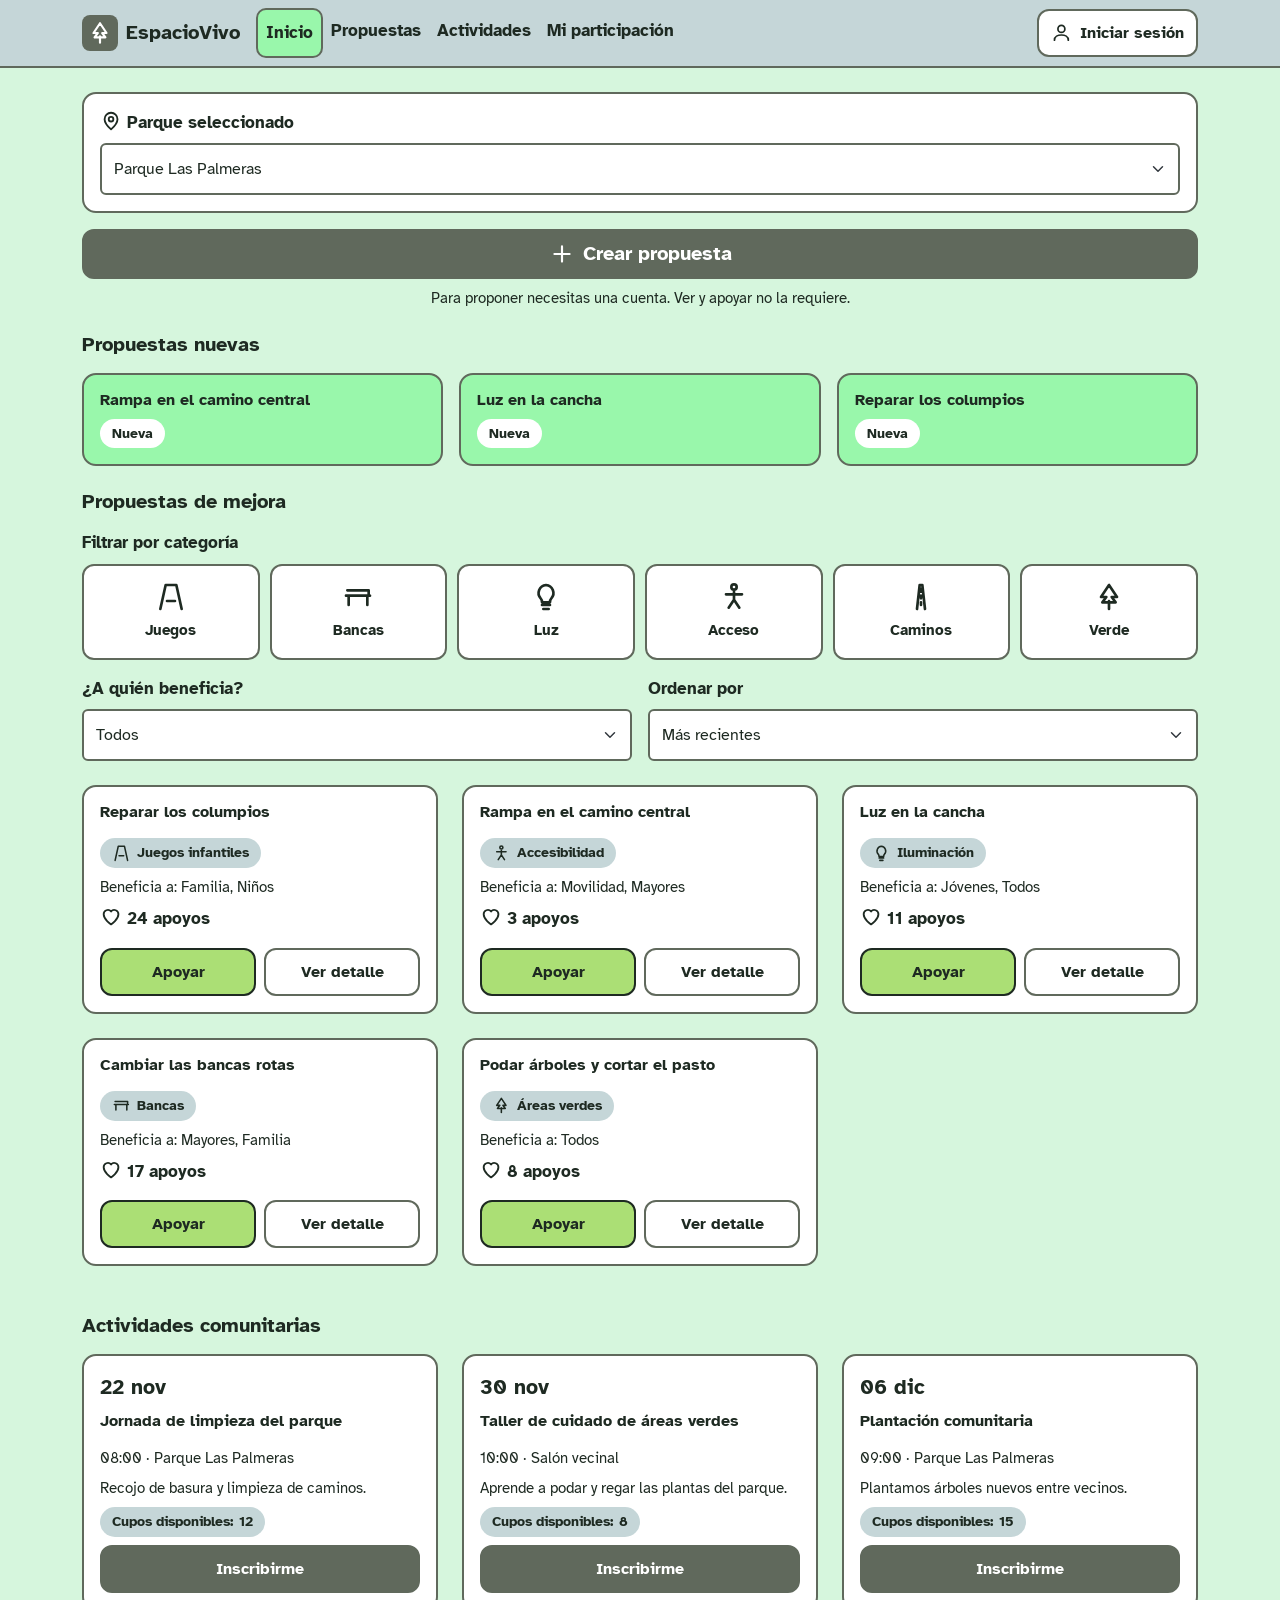
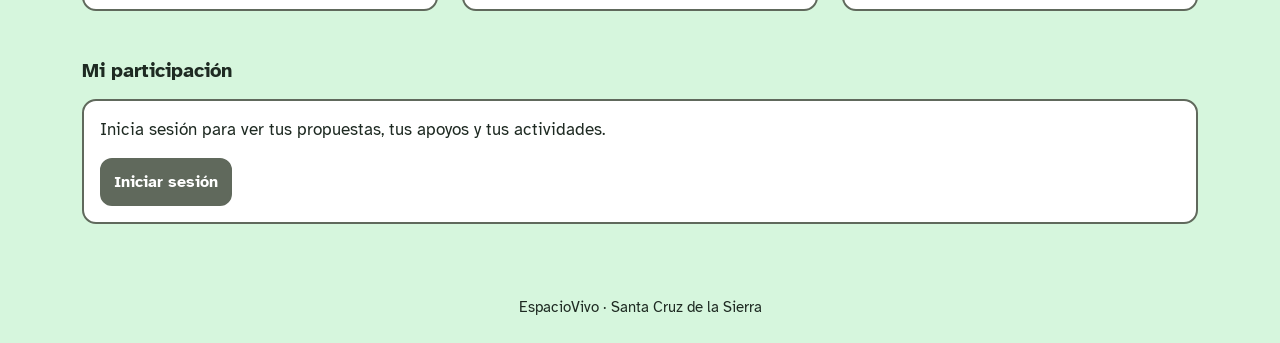
<file: index.html>
<!DOCTYPE html>
<html lang="es">

<head>
    <meta charset="UTF-8">
    <meta name="viewport" content="width=device-width, initial-scale=1.0">
    <title>EspacioVivo | Parques y comunidad</title>
    <!-- Bootstrap 5 por CDN -->
    <link href="https://cdn.jsdelivr.net/npm/bootstrap@5.3.9/dist/css/bootstrap.min.css" rel="stylesheet"
        integrity="sha384-yEPZ7jP9S0QKiUQ0m3jjsO4ProIW7wvR9gXkI7JOGa2XVsw53Yke2bsdkBbjmmiX" crossorigin="anonymous">
    <!-- Tipografía pensada para leer fácil -->
    <link href="https://fonts.googleapis.com/css2?family=Atkinson+Hyperlegible:wght@400;700&display=swap" rel="stylesheet">
    <!-- Nuestra hoja de estilos -->
    <link rel="stylesheet" href="./css/styles.css">
</head>

<body>
    <!-- ICONOS SVG: se definen una vez y se usan con <use href="#i-nombre"> -->
    <svg width="0" height="0" style="position:absolute" aria-hidden="true">
        <symbol id="i-juegos" viewBox="0 0 24 24"><path d="M4 21 8 3h8l4 18M9 15h6" /></symbol>
        <symbol id="i-bancas" viewBox="0 0 24 24"><path d="M3 11h18M5 11v7M19 11v7M4 7h16v4" /></symbol>
        <symbol id="i-luz" viewBox="0 0 24 24"><path d="M9 18h6M10 21h4M12 3a6 6 0 0 0-4 10c1 1 1 2 1 3h6c0-1 0-2 1-3a6 6 0 0 0-4-10z" /></symbol>
        <symbol id="i-acceso" viewBox="0 0 24 24"><circle cx="12" cy="4.5" r="2" /><path d="M12 8v6l4 6M12 14l-4 6M6 10h12" /></symbol>
        <symbol id="i-caminos" viewBox="0 0 24 24"><path d="M9 21 11 3h2l2 18M12 6v2M12 11v2M12 16v2" /></symbol>
        <symbol id="i-verde" viewBox="0 0 24 24"><path d="M12 21v-6M12 3 6 12h4l-3 4h10l-3-4h4z" /></symbol>
        <symbol id="i-familia" viewBox="0 0 24 24"><circle cx="8" cy="6" r="2" /><circle cx="16" cy="6" r="2" /><path d="M4 20v-6a4 4 0 0 1 8 0v6M12 20v-6a4 4 0 0 1 8 0v6" /></symbol>
        <symbol id="i-mayores" viewBox="0 0 24 24"><circle cx="10" cy="5" r="2" /><path d="M10 8v7M10 15l-2 6M10 15l2 6M10 10l5 1v10" /></symbol>
        <symbol id="i-movilidad" viewBox="0 0 24 24"><circle cx="10" cy="4" r="2" /><path d="M10 7v6h5l3 5M8 10h5M7 14a5 5 0 1 0 7 6" /></symbol>
        <symbol id="i-jovenes" viewBox="0 0 24 24"><circle cx="12" cy="5" r="2" /><path d="M12 8v6M7 11l5-1 5 1M12 14l-3 7M12 14l3 7" /></symbol>
        <symbol id="i-ninos" viewBox="0 0 24 24"><circle cx="12" cy="6" r="2.5" /><path d="M8 21v-7a4 4 0 0 1 8 0v7M12 14v7" /></symbol>
        <symbol id="i-todos" viewBox="0 0 24 24"><circle cx="12" cy="12" r="9" /><path d="M3 12h18M12 3c3 3 3 15 0 18M12 3c-3 3-3 15 0 18" /></symbol>
        <symbol id="i-corazon" viewBox="0 0 24 24"><path d="M12 20s-8-5-8-11a4.5 4.5 0 0 1 8-3 4.5 4.5 0 0 1 8 3c0 6-8 11-8 11z" /></symbol>
        <symbol id="i-mas" viewBox="0 0 24 24"><path d="M12 5v14M5 12h14" /></symbol>
        <symbol id="i-pin" viewBox="0 0 24 24"><path d="M12 21s7-6 7-11a7 7 0 0 0-14 0c0 5 7 11 7 11z" /><circle cx="12" cy="10" r="2.5" /></symbol>
        <symbol id="i-usuario" viewBox="0 0 24 24"><circle cx="12" cy="8" r="4" /><path d="M4 21c0-4 4-6 8-6s8 2 8 6" /></symbol>
        <symbol id="i-check" viewBox="0 0 24 24"><path d="m5 12 5 5 9-10" /></symbol>
    </svg>

    <!-- BARRA DE NAVEGACIÓN -->
    <nav class="navbar navbar-expand-lg navbar-espacio sticky-top">
        <div class="container">
            <a class="navbar-brand d-flex align-items-center gap-2 fw-bold" href="./index.html">
                <span class="logo"><svg class="icono"><use href="#i-verde" /></svg></span>
                EspacioVivo
            </a>
            <button class="navbar-toggler" type="button" data-bs-toggle="collapse" data-bs-target="#menuPrincipal"
                aria-controls="menuPrincipal" aria-expanded="false" aria-label="Abrir menú">
                <span class="navbar-toggler-icon"></span>
            </button>
            <div class="collapse navbar-collapse" id="menuPrincipal">
                <ul class="navbar-nav me-auto mb-2 mb-lg-0">
                    <li class="nav-item"><a class="nav-link active" aria-current="page" href="./index.html">Inicio</a></li>
                    <li class="nav-item"><a class="nav-link" href="#propuestas">Propuestas</a></li>
                    <li class="nav-item"><a class="nav-link" href="#actividades">Actividades</a></li>
                    <li class="nav-item"><a class="nav-link" href="#participacion">Mi participación</a></li>
                </ul>
                <!-- Botón de sesión: lo controla script.js -->
                <button type="button" class="btn btn-outline-espacio d-flex align-items-center gap-2" onclick="manejarSesion()">
                    <svg class="icono"><use href="#i-usuario" /></svg>
                    <span id="etiquetaSesion">Iniciar sesión</span>
                </button>
            </div>
        </div>
    </nav>

    <main class="container py-4">
        <!-- PARQUE Y BOTÓN PRINCIPAL -->
        <section class="mb-4">
            <div class="card tarjeta mb-3">
                <div class="card-body">
                    <label for="parque" class="form-label fw-bold">
                        <svg class="icono"><use href="#i-pin" /></svg> Parque seleccionado
                    </label>
                    <select id="parque" class="form-select">
                        <option>Parque Las Palmeras</option>
                    </select>
                </div>
            </div>
            <!-- Para crear una propuesta se necesita iniciar sesión -->
            <button type="button" class="btn btn-espacio btn-lg w-100" onclick="abrirCrear()">
                <svg class="icono"><use href="#i-mas" /></svg> Crear propuesta
            </button>
            <p class="small text-center mt-2 mb-0">Para proponer necesitas una cuenta. Ver y apoyar no la requiere.</p>
        </section>

        <!-- PROPUESTAS NUEVAS -->
        <section class="mb-4">
            <h2 class="h5 fw-bold mb-3">Propuestas nuevas</h2>
            <div class="row g-3">
                <div class="col-12 col-md-4">
                    <a href="./detalle.html?id=2" class="card tarjeta tarjeta-mint h-100 text-decoration-none">
                        <div class="card-body">
                            <h3 class="h6 fw-bold">Rampa en el camino central</h3>
                            <span class="etiqueta bg-white">Nueva</span>
                        </div>
                    </a>
                </div>
                <div class="col-12 col-md-4">
                    <a href="./detalle.html?id=3" class="card tarjeta tarjeta-mint h-100 text-decoration-none">
                        <div class="card-body">
                            <h3 class="h6 fw-bold">Luz en la cancha</h3>
                            <span class="etiqueta bg-white">Nueva</span>
                        </div>
                    </a>
                </div>
                <div class="col-12 col-md-4">
                    <a href="./detalle.html?id=1" class="card tarjeta tarjeta-mint h-100 text-decoration-none">
                        <div class="card-body">
                            <h3 class="h6 fw-bold">Reparar los columpios</h3>
                            <span class="etiqueta bg-white">Nueva</span>
                        </div>
                    </a>
                </div>
            </div>
        </section>

        <!-- LISTA DE PROPUESTAS CON FILTROS -->
        <section class="mb-5" id="propuestas">
            <h2 class="h5 fw-bold mb-3">Propuestas de mejora</h2>

            <!-- Filtro por categoría (botones con icono grande y texto) -->
            <p class="fw-bold mb-2">Filtrar por categoría</p>
            <div class="rejilla rejilla-6 mb-3">
                <button type="button" class="btn btn-opcion filtro-cat" data-categoria="Juegos" aria-pressed="false" onclick="filtrarCategoria(this)"><svg class="icono icono-grande"><use href="#i-juegos" /></svg>Juegos</button>
                <button type="button" class="btn btn-opcion filtro-cat" data-categoria="Bancas" aria-pressed="false" onclick="filtrarCategoria(this)"><svg class="icono icono-grande"><use href="#i-bancas" /></svg>Bancas</button>
                <button type="button" class="btn btn-opcion filtro-cat" data-categoria="Luz" aria-pressed="false" onclick="filtrarCategoria(this)"><svg class="icono icono-grande"><use href="#i-luz" /></svg>Luz</button>
                <button type="button" class="btn btn-opcion filtro-cat" data-categoria="Acceso" aria-pressed="false" onclick="filtrarCategoria(this)"><svg class="icono icono-grande"><use href="#i-acceso" /></svg>Acceso</button>
                <button type="button" class="btn btn-opcion filtro-cat" data-categoria="Caminos" aria-pressed="false" onclick="filtrarCategoria(this)"><svg class="icono icono-grande"><use href="#i-caminos" /></svg>Caminos</button>
                <button type="button" class="btn btn-opcion filtro-cat" data-categoria="Verde" aria-pressed="false" onclick="filtrarCategoria(this)"><svg class="icono icono-grande"><use href="#i-verde" /></svg>Verde</button>
            </div>

            <!-- Filtro por beneficiarios y orden -->
            <div class="row g-3 mb-4">
                <div class="col-12 col-md-6">
                    <label for="filtroQuien" class="form-label fw-bold">¿A quién beneficia?</label>
                    <select id="filtroQuien" class="form-select" onchange="aplicarFiltros()">
                        <option>Todos</option>
                        <option>Familia</option>
                        <option>Mayores</option>
                        <option>Movilidad</option>
                        <option>Jóvenes</option>
                        <option>Niños</option>
                    </select>
                </div>
                <div class="col-12 col-md-6">
                    <label for="orden" class="form-label fw-bold">Ordenar por</label>
                    <select id="orden" class="form-select" onchange="ordenarPropuestas()">
                        <option value="recientes">Más recientes</option>
                        <option value="apoyadas">Más apoyadas</option>
                        <option value="visitas">Pocas visitas</option>
                    </select>
                </div>
            </div>

            <!-- TARJETAS DE PROPUESTAS (data-* guardan los datos para filtrar y ordenar) -->
            <div class="row g-4" id="listaPropuestas">
                <!-- Propuesta 1 -->
                <div class="col-12 col-md-6 col-lg-4 propuesta" data-id="1" data-categoria="Juegos" data-quien="Familia,Niños" data-dias="4" data-apoyos="24" data-visitas="30">
                    <article class="card tarjeta h-100">
                        <div class="card-body d-flex flex-column gap-2">
                            <h3 class="h6 fw-bold">Reparar los columpios</h3>
                            <span class="etiqueta"><svg class="icono"><use href="#i-juegos" /></svg> Juegos infantiles</span>
                            <p class="small mb-0">Beneficia a: Familia, Niños</p>
                            <p class="fw-bold mb-0"><svg class="icono"><use href="#i-corazon" /></svg> <span class="contador">24</span> apoyos</p>
                            <div class="d-flex gap-2 mt-auto">
                                <button type="button" class="btn btn-apoyar w-100" onclick="apoyar('1')">Apoyar</button>
                                <a href="./detalle.html?id=1" class="btn btn-outline-espacio w-100">Ver detalle</a>
                            </div>
                        </div>
                    </article>
                </div>
                <!-- Propuesta 2 -->
                <div class="col-12 col-md-6 col-lg-4 propuesta" data-id="2" data-categoria="Acceso" data-quien="Movilidad,Mayores" data-dias="1" data-apoyos="3" data-visitas="5">
                    <article class="card tarjeta h-100">
                        <div class="card-body d-flex flex-column gap-2">
                            <h3 class="h6 fw-bold">Rampa en el camino central</h3>
                            <span class="etiqueta"><svg class="icono"><use href="#i-acceso" /></svg> Accesibilidad</span>
                            <p class="small mb-0">Beneficia a: Movilidad, Mayores</p>
                            <p class="fw-bold mb-0"><svg class="icono"><use href="#i-corazon" /></svg> <span class="contador">3</span> apoyos</p>
                            <div class="d-flex gap-2 mt-auto">
                                <button type="button" class="btn btn-apoyar w-100" onclick="apoyar('2')">Apoyar</button>
                                <a href="./detalle.html?id=2" class="btn btn-outline-espacio w-100">Ver detalle</a>
                            </div>
                        </div>
                    </article>
                </div>
                <!-- Propuesta 3 -->
                <div class="col-12 col-md-6 col-lg-4 propuesta" data-id="3" data-categoria="Luz" data-quien="Jóvenes,Todos" data-dias="2" data-apoyos="11" data-visitas="14">
                    <article class="card tarjeta h-100">
                        <div class="card-body d-flex flex-column gap-2">
                            <h3 class="h6 fw-bold">Luz en la cancha</h3>
                            <span class="etiqueta"><svg class="icono"><use href="#i-luz" /></svg> Iluminación</span>
                            <p class="small mb-0">Beneficia a: Jóvenes, Todos</p>
                            <p class="fw-bold mb-0"><svg class="icono"><use href="#i-corazon" /></svg> <span class="contador">11</span> apoyos</p>
                            <div class="d-flex gap-2 mt-auto">
                                <button type="button" class="btn btn-apoyar w-100" onclick="apoyar('3')">Apoyar</button>
                                <a href="./detalle.html?id=3" class="btn btn-outline-espacio w-100">Ver detalle</a>
                            </div>
                        </div>
                    </article>
                </div>
                <!-- Propuesta 4 -->
                <div class="col-12 col-md-6 col-lg-4 propuesta" data-id="4" data-categoria="Bancas" data-quien="Mayores,Familia" data-dias="9" data-apoyos="17" data-visitas="22">
                    <article class="card tarjeta h-100">
                        <div class="card-body d-flex flex-column gap-2">
                            <h3 class="h6 fw-bold">Cambiar las bancas rotas</h3>
                            <span class="etiqueta"><svg class="icono"><use href="#i-bancas" /></svg> Bancas</span>
                            <p class="small mb-0">Beneficia a: Mayores, Familia</p>
                            <p class="fw-bold mb-0"><svg class="icono"><use href="#i-corazon" /></svg> <span class="contador">17</span> apoyos</p>
                            <div class="d-flex gap-2 mt-auto">
                                <button type="button" class="btn btn-apoyar w-100" onclick="apoyar('4')">Apoyar</button>
                                <a href="./detalle.html?id=4" class="btn btn-outline-espacio w-100">Ver detalle</a>
                            </div>
                        </div>
                    </article>
                </div>
                <!-- Propuesta 5 -->
                <div class="col-12 col-md-6 col-lg-4 propuesta" data-id="5" data-categoria="Verde" data-quien="Todos" data-dias="12" data-apoyos="8" data-visitas="9">
                    <article class="card tarjeta h-100">
                        <div class="card-body d-flex flex-column gap-2">
                            <h3 class="h6 fw-bold">Podar árboles y cortar el pasto</h3>
                            <span class="etiqueta"><svg class="icono"><use href="#i-verde" /></svg> Áreas verdes</span>
                            <p class="small mb-0">Beneficia a: Todos</p>
                            <p class="fw-bold mb-0"><svg class="icono"><use href="#i-corazon" /></svg> <span class="contador">8</span> apoyos</p>
                            <div class="d-flex gap-2 mt-auto">
                                <button type="button" class="btn btn-apoyar w-100" onclick="apoyar('5')">Apoyar</button>
                                <a href="./detalle.html?id=5" class="btn btn-outline-espacio w-100">Ver detalle</a>
                            </div>
                        </div>
                    </article>
                </div>
            </div>
            <!-- Mensaje cuando los filtros no encuentran nada -->
            <div id="sinResultados" class="card tarjeta mt-3 d-none">
                <div class="card-body"><b>No hay propuestas con estos filtros.</b> Quita un filtro o crea una propuesta.</div>
            </div>
        </section>

        <!-- ACTIVIDADES COMUNITARIAS -->
        <section class="mb-5" id="actividades">
            <h2 class="h5 fw-bold mb-3">Actividades comunitarias</h2>
            <div class="row g-4">
                <div class="col-12 col-md-4 actividad" data-id="1" data-cupo="12">
                    <article class="card tarjeta h-100">
                        <div class="card-body d-flex flex-column gap-2">
                            <p class="fecha mb-0">22 nov</p>
                            <h3 class="h6 fw-bold">Jornada de limpieza del parque</h3>
                            <p class="small mb-0">08:00 · Parque Las Palmeras</p>
                            <p class="small mb-0">Recojo de basura y limpieza de caminos.</p>
                            <span class="etiqueta">Cupos disponibles: <span class="cupo">12</span></span>
                            <button type="button" class="btn btn-espacio w-100 mt-auto" onclick="inscribirse('1')">Inscribirme</button>
                        </div>
                    </article>
                </div>
                <div class="col-12 col-md-4 actividad" data-id="2" data-cupo="8">
                    <article class="card tarjeta h-100">
                        <div class="card-body d-flex flex-column gap-2">
                            <p class="fecha mb-0">30 nov</p>
                            <h3 class="h6 fw-bold">Taller de cuidado de áreas verdes</h3>
                            <p class="small mb-0">10:00 · Salón vecinal</p>
                            <p class="small mb-0">Aprende a podar y regar las plantas del parque.</p>
                            <span class="etiqueta">Cupos disponibles: <span class="cupo">8</span></span>
                            <button type="button" class="btn btn-espacio w-100 mt-auto" onclick="inscribirse('2')">Inscribirme</button>
                        </div>
                    </article>
                </div>
                <div class="col-12 col-md-4 actividad" data-id="3" data-cupo="15">
                    <article class="card tarjeta h-100">
                        <div class="card-body d-flex flex-column gap-2">
                            <p class="fecha mb-0">06 dic</p>
                            <h3 class="h6 fw-bold">Plantación comunitaria</h3>
                            <p class="small mb-0">09:00 · Parque Las Palmeras</p>
                            <p class="small mb-0">Plantamos árboles nuevos entre vecinos.</p>
                            <span class="etiqueta">Cupos disponibles: <span class="cupo">15</span></span>
                            <button type="button" class="btn btn-espacio w-100 mt-auto" onclick="inscribirse('3')">Inscribirme</button>
                        </div>
                    </article>
                </div>
            </div>
        </section>

        <!-- MI PARTICIPACIÓN (solo con sesión iniciada) -->
        <section class="mb-5" id="participacion">
            <h2 class="h5 fw-bold mb-3">Mi participación</h2>
            <div id="participacionAviso" class="card tarjeta">
                <div class="card-body">
                    <p>Inicia sesión para ver tus propuestas, tus apoyos y tus actividades.</p>
                    <button type="button" class="btn btn-espacio" onclick="manejarSesion()">Iniciar sesión</button>
                </div>
            </div>
            <div id="participacionContenido" class="d-none">
                <p class="h5" id="saludo"></p>
                <div class="card tarjeta tarjeta-mint mb-3">
                    <div class="card-body">
                        <p class="fw-bold mb-1"><svg class="icono"><use href="#i-corazon" /></svg> <span id="insignia"></span></p>
                        <p class="small mb-0">La insignia se gana al publicar propuestas o colaborar en actividades, no por votos.</p>
                    </div>
                </div>
                <div class="row g-3">
                    <div class="col-12 col-md-4"><div class="card tarjeta h-100"><div class="card-body"><h3 class="h6 fw-bold">Mis propuestas</h3><ul id="misPropuestas"></ul></div></div></div>
                    <div class="col-12 col-md-4"><div class="card tarjeta h-100"><div class="card-body"><h3 class="h6 fw-bold">Propuestas que apoyé</h3><ul id="misApoyos"></ul></div></div></div>
                    <div class="col-12 col-md-4"><div class="card tarjeta h-100"><div class="card-body"><h3 class="h6 fw-bold">Mis actividades</h3><ul id="misActividades"></ul></div></div></div>
                </div>
            </div>
        </section>
    </main>

    <footer class="text-center small pb-4">EspacioVivo · Santa Cruz de la Sierra</footer>

    <!-- VENTANA: ACCESO (aparece al crear una propuesta o inscribirse) -->
    <div class="modal fade" id="modalAcceso" tabindex="-1" aria-labelledby="tituloAcceso" aria-hidden="true">
        <div class="modal-dialog modal-dialog-centered">
            <form class="modal-content" novalidate onsubmit="iniciarSesion(event)">
                <div class="modal-header">
                    <h2 class="modal-title h5 fw-bold" id="tituloAcceso">Para proponer necesitas una cuenta</h2>
                    <button type="button" class="btn-close" data-bs-dismiss="modal" aria-label="Cerrar"></button>
                </div>
                <div class="modal-body d-grid gap-3">
                    <p class="etiqueta mb-0">Ver y apoyar propuestas no requiere registro.</p>
                    <div>
                        <label for="nombre" class="form-label fw-bold">Nombre (opcional)</label>
                        <input type="text" id="nombre" name="nombre" class="form-control" autocomplete="name">
                    </div>
                    <div>
                        <label for="correo" class="form-label fw-bold">Correo electrónico</label>
                        <input type="email" id="correo" name="correo" class="form-control" required autocomplete="email">
                        <div class="invalid-feedback">Escribe un correo válido.</div>
                    </div>
                    <div>
                        <fieldset>
                        <legend class="h6 fw-bold">Ingresar como</legend>
                    <div class="rejilla rejilla-2">
                    <input type="radio" class="btn-check" name="rol" id="rol-ciudadano" value="ciudadano" checked onchange="cambiarRol()">
                    <label class="btn btn-opcion" for="rol-ciudadano"><svg class="icono icono-grande"><use href="#i-usuario" /></svg>Ciudadano</label>
                    <input type="radio" class="btn-check" name="rol" id="rol-autoridad" value="autoridad" onchange="cambiarRol()">
            <label class="btn btn-opcion" for="rol-autoridad"><svg class="icono icono-grande"><use href="#i-check" /></svg>Autoridad</label>
    </div>
</fieldset>
<div id="campoCodigo" class="d-none">
    <label for="codigo" class="form-label fw-bold">Código de acreditación</label>
    <input type="text" id="codigo" name="codigo" class="form-control" autocomplete="off">
    <div class="form-text">Demostración: el código simulado es AUT-2026.</div>
    <div class="invalid-feedback">Código inválido. Revisa tu código o ingresa como ciudadano.</div>
</div>
                        <label for="clave" class="form-label fw-bold">Contraseña (mínimo 4 caracteres)</label>
                        <input type="password" id="clave" name="clave" class="form-control" required minlength="4">
                        <div class="invalid-feedback">La contraseña debe tener al menos 4 caracteres.</div>
                    </div>
                    <button type="submit" class="btn btn-espacio w-100">Ingresar o crear cuenta</button>
                    <button type="button" class="btn btn-outline-espacio w-100" data-bs-dismiss="modal">Seguir viendo propuestas</button>
                    <p class="small text-center mb-0">Demostración: los datos se guardan solo en este navegador.</p>
                </div>
            </form>
        </div>
    </div>

    <!-- VENTANA: CREAR PROPUESTA -->
    <div class="modal fade" id="modalCrear" tabindex="-1" aria-labelledby="tituloCrear" aria-hidden="true">
        <div class="modal-dialog modal-dialog-centered modal-dialog-scrollable modal-lg">
            <form class="modal-content" id="formularioPropuesta" novalidate onsubmit="publicarPropuesta(event)">
                <div class="modal-header">
                    <h2 class="modal-title h5 fw-bold" id="tituloCrear">Crear propuesta</h2>
                    <button type="button" class="btn-close" data-bs-dismiss="modal" aria-label="Cerrar"></button>
                </div>
                <div class="modal-body d-grid gap-3">
                    <span class="etiqueta bg-white"><svg class="icono"><use href="#i-pin" /></svg> Parque Las Palmeras</span>
                    <div>
                        <label for="titulo" class="form-label fw-bold">Título de la propuesta</label>
                        <input type="text" id="titulo" name="titulo" class="form-control" maxlength="80" required>
                        <div class="form-text">Ejemplo: Reparar los columpios</div>
                        <div class="invalid-feedback">Completa este campo.</div>
                    </div>
                    <!-- Categoría: se elige una (botones de opción con icono) -->
                    <fieldset>
                        <legend class="h6 fw-bold">Categoría de mejora (elige una)</legend>
                        <div class="rejilla">
                            <input type="radio" class="btn-check" name="categoria" id="cat-Juegos" value="Juegos" required>
                            <label class="btn btn-opcion" for="cat-Juegos"><svg class="icono icono-grande"><use href="#i-juegos" /></svg>Juegos</label>
                            <input type="radio" class="btn-check" name="categoria" id="cat-Bancas" value="Bancas">
                            <label class="btn btn-opcion" for="cat-Bancas"><svg class="icono icono-grande"><use href="#i-bancas" /></svg>Bancas</label>
                            <input type="radio" class="btn-check" name="categoria" id="cat-Luz" value="Luz">
                            <label class="btn btn-opcion" for="cat-Luz"><svg class="icono icono-grande"><use href="#i-luz" /></svg>Luz</label>
                            <input type="radio" class="btn-check" name="categoria" id="cat-Acceso" value="Acceso">
                            <label class="btn btn-opcion" for="cat-Acceso"><svg class="icono icono-grande"><use href="#i-acceso" /></svg>Acceso</label>
                            <input type="radio" class="btn-check" name="categoria" id="cat-Caminos" value="Caminos">
                            <label class="btn btn-opcion" for="cat-Caminos"><svg class="icono icono-grande"><use href="#i-caminos" /></svg>Caminos</label>
                            <input type="radio" class="btn-check" name="categoria" id="cat-Verde" value="Verde">
                            <label class="btn btn-opcion" for="cat-Verde"><svg class="icono icono-grande"><use href="#i-verde" /></svg>Verde</label>
                            <div class="invalid-feedback">Elige una categoría.</div>
                        </div>
                    </fieldset>
                    <!-- ¿A quién beneficia? opcional, se pueden marcar varias -->
                    <fieldset>
                        <legend class="h6 fw-bold">¿A quién beneficia? (opcional, varias)</legend>
                        <div class="rejilla">
                            <input type="checkbox" class="btn-check" name="quien" id="q-Familia" value="Familia">
                            <label class="btn btn-opcion" for="q-Familia"><svg class="icono icono-grande"><use href="#i-familia" /></svg>Familia</label>
                            <input type="checkbox" class="btn-check" name="quien" id="q-Mayores" value="Mayores">
                            <label class="btn btn-opcion" for="q-Mayores"><svg class="icono icono-grande"><use href="#i-mayores" /></svg>Mayores</label>
                            <input type="checkbox" class="btn-check" name="quien" id="q-Movilidad" value="Movilidad">
                            <label class="btn btn-opcion" for="q-Movilidad"><svg class="icono icono-grande"><use href="#i-movilidad" /></svg>Movilidad</label>
                            <input type="checkbox" class="btn-check" name="quien" id="q-Jovenes" value="Jóvenes">
                            <label class="btn btn-opcion" for="q-Jovenes"><svg class="icono icono-grande"><use href="#i-jovenes" /></svg>Jóvenes</label>
                            <input type="checkbox" class="btn-check" name="quien" id="q-Ninos" value="Niños">
                            <label class="btn btn-opcion" for="q-Ninos"><svg class="icono icono-grande"><use href="#i-ninos" /></svg>Niños</label>
                            <input type="checkbox" class="btn-check" name="quien" id="q-Todos" value="Todos">
                            <label class="btn btn-opcion" for="q-Todos"><svg class="icono icono-grande"><use href="#i-todos" /></svg>Todos</label>
                        </div>
                    </fieldset>
                    <div>
                        <label for="descripcion" class="form-label fw-bold">Descripción</label>
                        <textarea id="descripcion" name="descripcion" class="form-control" rows="4" maxlength="350" required></textarea>
                        <div class="invalid-feedback">Completa este campo.</div>
                    </div>
                    <div>
                        <label for="motivo" class="form-label fw-bold">Motivo o justificación</label>
                        <textarea id="motivo" name="motivo" class="form-control" rows="3" maxlength="250" required></textarea>
                        <div class="form-text">¿Por qué es importante para los vecinos?</div>
                        <div class="invalid-feedback">Completa este campo.</div>
                    </div>
                    <p class="small mb-0">Título, categoría, descripción y motivo son obligatorios.</p>
                    <button type="submit" class="btn btn-espacio w-100">Publicar propuesta</button>
                    <button type="button" class="btn btn-outline-espacio w-100" data-bs-dismiss="modal">Cancelar</button>
                </div>
            </form>
        </div>
    </div>

    <!-- VENTANA: CONFIRMACIÓN -->
    <div class="modal fade" id="modalConfirmacion" tabindex="-1" aria-labelledby="tituloConfirmacion" aria-hidden="true">
        <div class="modal-dialog modal-dialog-centered">
            <div class="modal-content">
                <div class="modal-body d-grid gap-3 text-center">
                    <span class="circulo-ok mx-auto"><svg class="icono icono-grande"><use href="#i-check" /></svg></span>
                    <h2 class="h4 fw-bold" id="tituloConfirmacion">¡Tu propuesta se registró correctamente!</h2>
                    <p class="mb-0">Tus vecinos ya pueden verla y apoyarla.</p>
                    <div class="card tarjeta tarjeta-mint text-start"><div class="card-body">
                        <p class="fw-bold mb-1" id="resumenTitulo"></p>
                        <p class="mb-1">Categoría: <span id="resumenCategoria"></span></p>
                        <p class="mb-1">Beneficia a: <span id="resumenQuien"></span></p>
                        <p class="mb-0">Estado: Publicada</p>
                    </div></div>
                    <button type="button" class="btn btn-espacio w-100" data-bs-dismiss="modal">Ver otras propuestas</button>
                    <a href="./index.html" class="btn btn-outline-espacio w-100">Volver al inicio</a>
                </div>
            </div>
        </div>
    </div>
    <div class="modal fade" id="modalAtencion" tabindex="-1" aria-labelledby="tituloAtencion" aria-hidden="true">
  <div class="modal-dialog modal-dialog-centered">
    <form class="modal-content" novalidate onsubmit="guardarAtencion(event)">
      <div class="modal-header">
        <h2 class="modal-title h5 fw-bold" id="tituloAtencion">Atender propuesta</h2>
        <button type="button" class="btn-close" data-bs-dismiss="modal" aria-label="Cerrar"></button>
      </div>
      <div class="modal-body d-grid gap-3">
        <p class="fw-bold mb-0" id="atencionTitulo"></p>
        <div>
          <label for="respuesta" class="form-label fw-bold">Respuesta oficial</label>
          <textarea id="respuesta" name="respuesta" class="form-control" rows="4" maxlength="300" required></textarea>
          <div class="invalid-feedback">Escribe la respuesta oficial.</div>
        </div>
        <button type="submit" class="btn btn-espacio w-100">Guardar atención</button>
        <button type="button" class="btn btn-outline-espacio w-100" data-bs-dismiss="modal">Cancelar</button>
      </div>
    </form>
  </div>
</div>
    <!-- AVISO EMERGENTE (reemplaza al alert) -->
    <div class="toast-container position-fixed bottom-0 end-0 p-3">
        <div id="aviso" class="toast aviso" role="status" aria-live="polite" data-bs-delay="3500">
            <div class="toast-body" id="textoAviso"></div>
        </div>
    </div>

    <script src="https://cdn.jsdelivr.net/npm/bootstrap@5.3.9/dist/js/bootstrap.bundle.min.js"
        integrity="sha384-WyOxWvTyr1QaMPfiPJSv76iReVthorl5uWlFtZPyK0IEB0hGzo9y5Bp9mYanr8Bu"
        crossorigin="anonymous"></script>
    <script src="./js/script.js"></script>
</body>

</html>
</file>
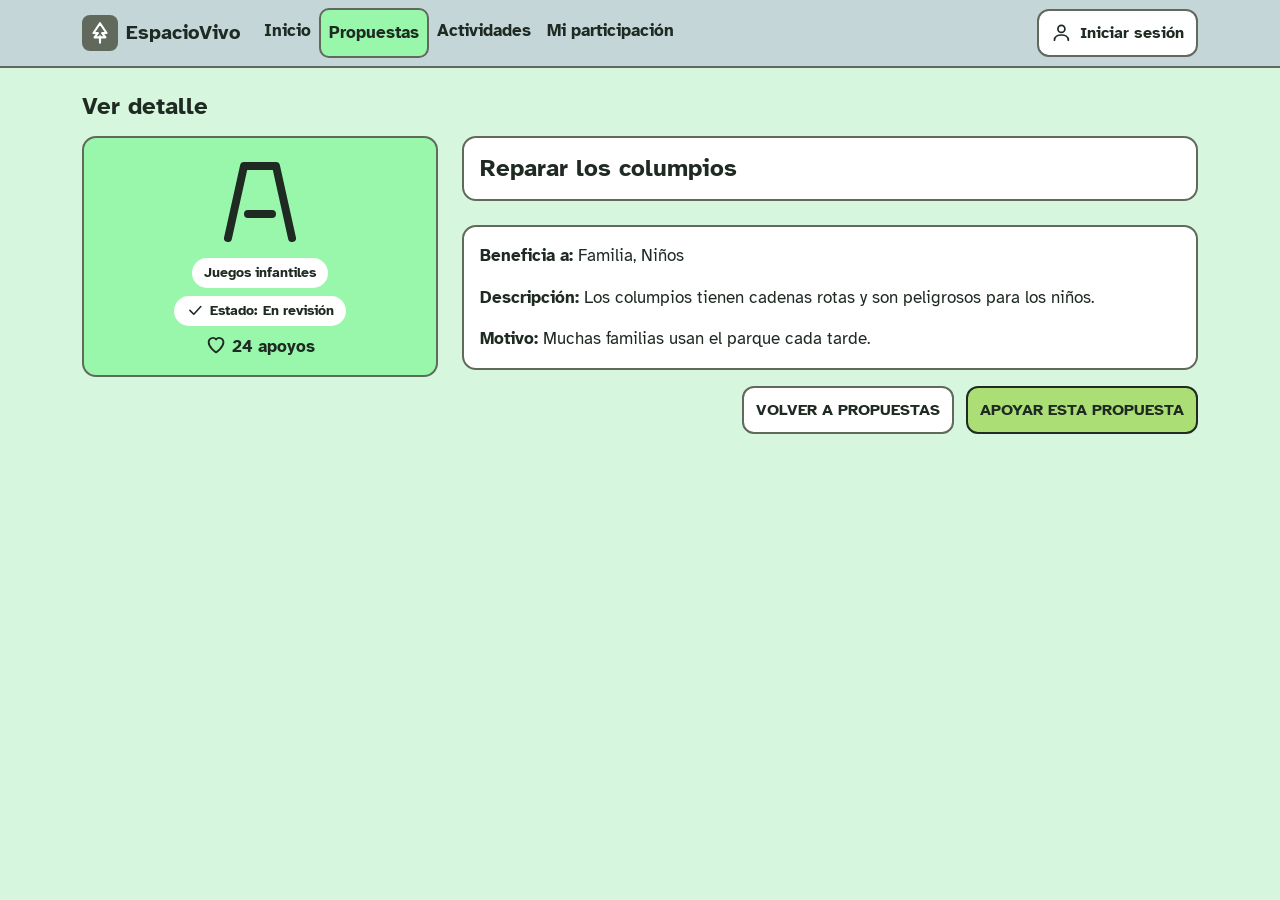
<file: detalle.html>
<!DOCTYPE html>
<html lang="es">

<head>
    <meta charset="UTF-8">
    <meta name="viewport" content="width=device-width, initial-scale=1.0">
    <title>Ver detalle | EspacioVivo</title>
    <!-- Bootstrap 5 por CDN -->
    <link href="https://cdn.jsdelivr.net/npm/bootstrap@5.3.9/dist/css/bootstrap.min.css" rel="stylesheet"
        integrity="sha384-yEPZ7jP9S0QKiUQ0m3jjsO4ProIW7wvR9gXkI7JOGa2XVsw53Yke2bsdkBbjmmiX" crossorigin="anonymous">
    <link href="https://fonts.googleapis.com/css2?family=Atkinson+Hyperlegible:wght@400;700&display=swap" rel="stylesheet">
    <link rel="stylesheet" href="./css/styles.css">
</head>

<body>
    <!-- ICONOS SVG usados en esta página -->
    <svg width="0" height="0" style="position:absolute" aria-hidden="true">
        <symbol id="i-juegos" viewBox="0 0 24 24"><path d="M4 21 8 3h8l4 18M9 15h6" /></symbol>
        <symbol id="i-bancas" viewBox="0 0 24 24"><path d="M3 11h18M5 11v7M19 11v7M4 7h16v4" /></symbol>
        <symbol id="i-luz" viewBox="0 0 24 24"><path d="M9 18h6M10 21h4M12 3a6 6 0 0 0-4 10c1 1 1 2 1 3h6c0-1 0-2 1-3a6 6 0 0 0-4-10z" /></symbol>
        <symbol id="i-acceso" viewBox="0 0 24 24"><circle cx="12" cy="4.5" r="2" /><path d="M12 8v6l4 6M12 14l-4 6M6 10h12" /></symbol>
        <symbol id="i-caminos" viewBox="0 0 24 24"><path d="M9 21 11 3h2l2 18M12 6v2M12 11v2M12 16v2" /></symbol>
        <symbol id="i-verde" viewBox="0 0 24 24"><path d="M12 21v-6M12 3 6 12h4l-3 4h10l-3-4h4z" /></symbol>
        <symbol id="i-corazon" viewBox="0 0 24 24"><path d="M12 20s-8-5-8-11a4.5 4.5 0 0 1 8-3 4.5 4.5 0 0 1 8 3c0 6-8 11-8 11z" /></symbol>
        <symbol id="i-usuario" viewBox="0 0 24 24"><circle cx="12" cy="8" r="4" /><path d="M4 21c0-4 4-6 8-6s8 2 8 6" /></symbol>
        <symbol id="i-check" viewBox="0 0 24 24"><path d="m5 12 5 5 9-10" /></symbol>
    </svg>

    <!-- BARRA DE NAVEGACIÓN (igual a la de index.html) -->
    <nav class="navbar navbar-expand-lg navbar-espacio sticky-top">
        <div class="container">
            <a class="navbar-brand d-flex align-items-center gap-2 fw-bold" href="./index.html">
                <span class="logo"><svg class="icono"><use href="#i-verde" /></svg></span>
                EspacioVivo
            </a>
            <button class="navbar-toggler" type="button" data-bs-toggle="collapse" data-bs-target="#menuPrincipal"
                aria-controls="menuPrincipal" aria-expanded="false" aria-label="Abrir menú">
                <span class="navbar-toggler-icon"></span>
            </button>
            <div class="collapse navbar-collapse" id="menuPrincipal">
                <ul class="navbar-nav me-auto mb-2 mb-lg-0">
                    <li class="nav-item"><a class="nav-link" href="./index.html">Inicio</a></li>
                    <li class="nav-item"><a class="nav-link active" aria-current="page" href="./index.html#propuestas">Propuestas</a></li>
                    <li class="nav-item"><a class="nav-link" href="./index.html#actividades">Actividades</a></li>
                    <li class="nav-item"><a class="nav-link" href="./index.html#participacion">Mi participación</a></li>
                </ul>
                <button type="button" class="btn btn-outline-espacio d-flex align-items-center gap-2" onclick="manejarSesion()">
                    <svg class="icono"><use href="#i-usuario" /></svg>
                    <span id="etiquetaSesion">Iniciar sesión</span>
                </button>
            </div>
        </div>
    </nav>

    <main class="container py-4">
        <!-- TÍTULO DE LA SECCIÓN -->
        <section class="mb-3">
            <h1 class="h4 fw-bold">Ver detalle</h1>
        </section>

        <!-- CONTENIDO PRINCIPAL -->
        <div class="row g-4">
            <!-- 1. ICONO Y DATOS RÁPIDOS -->
            <div class="col-12 col-md-4">
                <div class="card tarjeta tarjeta-mint text-center">
                    <div class="card-body d-grid gap-2 justify-items-center">
                        <svg class="icono icono-enorme mx-auto"><use id="iconoDetalle" href="#i-verde" /></svg>
                        <span class="etiqueta bg-white mx-auto" id="detalleCategoria"></span>
                        <span class="etiqueta bg-white mx-auto"><svg class="icono"><use href="#i-check" /></svg> Estado: <span id="detalleEstado"></span></span>
                        <p class="fw-bold mb-0"><svg class="icono"><use href="#i-corazon" /></svg> <span id="contadorDetalle">0</span> apoyos</p>
                    </div>
                </div>
            </div>

            <!-- 2. INFORMACIÓN DE LA PROPUESTA -->
            <div class="col-12 col-md-8">
                <!-- Título -->
                <div class="card tarjeta mb-4">
                    <div class="card-body">
                        <h2 class="h4 fw-bold mb-0" id="tituloDetalle">Cargando...</h2>
                    </div>
                </div>
                <!-- Descripción, motivo y beneficiarios -->
                <div class="card tarjeta">
                    <div class="card-body">
                        <p><b>Beneficia a:</b> <span id="detalleQuien"></span></p>
                        <p><b>Descripción:</b> <span id="detalleDescripcion"></span></p>
                        <p class="mb-0"><b>Motivo:</b> <span id="detalleMotivo"></span></p>
                    </div>
                </div>
                <div class="card tarjeta tarjeta-mint mt-4 d-none" id="bloqueRespuesta">
                <div class="card-body">
            <p class="fw-bold mb-1">Respuesta oficial de <span id="detalleAutoridad"></span></p>
            <p class="mb-0" id="detalleRespuesta"></p>
            </div>
        </div>
                <!-- BOTONES -->
                <div class="boton-reserva">
                    <!-- Volver a la lista de propuestas -->
                    <a href="./index.html#propuestas" class="btn btn-outline-espacio">VOLVER A PROPUESTAS</a>
                    <!-- Apoyar (no requiere iniciar sesión) -->
                    <button type="button" class="btn btn-apoyar" id="botonApoyarDetalle" onclick="apoyarDetalle()">APOYAR ESTA PROPUESTA</button>
                </div>
            </div>
        </div>
    </main>

    <!-- AVISO EMERGENTE -->
    <div class="toast-container position-fixed bottom-0 end-0 p-3">
        <div id="aviso" class="toast aviso" role="status" aria-live="polite" data-bs-delay="3500">
            <div class="toast-body" id="textoAviso"></div>
        </div>
    </div>

    <script src="https://cdn.jsdelivr.net/npm/bootstrap@5.3.9/dist/js/bootstrap.bundle.min.js"
        integrity="sha384-WyOxWvTyr1QaMPfiPJSv76iReVthorl5uWlFtZPyK0IEB0hGzo9y5Bp9mYanr8Bu"
        crossorigin="anonymous"></script>
    <script src="./js/script.js"></script>
</body>

</html>
</file>
<file: css/styles.css>
/* ===== PALETA DE COLORES DE ESPACIOVIVO ===== Fondo: #D6F6DD | Texto: #1E2A22 | Primario/bordes: #60695C
   Acentos: #99F7AB y #ABDF75 | Barra superior/etiquetas: #C5D6D8 */

/* ----- General ----- */
body {
    background-color: #D6F6DD;
    color: #1E2A22;
    font-family: "Atkinson Hyperlegible", Arial, sans-serif;
    font-size: 1.0625rem;
}

a {
    color: #1E2A22;
}

/* Contorno visible al navegar con teclado */
a:focus-visible,
button:focus-visible,
.form-control:focus,
.form-select:focus,
.btn-check:focus-visible+.btn-opcion {
    outline: 3px solid #1E2A22;
    outline-offset: 2px;
    box-shadow: none;
}

/* ----- Iconos SVG ----- */
.icono {
    width: 1.3em;
    height: 1.3em;
    fill: none;
    stroke: currentColor;
    stroke-width: 2;
    stroke-linecap: round;
    stroke-linejoin: round;
    vertical-align: -0.25em;
}

.icono-grande {
    width: 32px;
    height: 32px;
}

.icono-enorme {
    width: 96px;
    height: 96px;
    display: block;
}

/* ----- Barra de navegación ----- */
.navbar-espacio {
    background-color: #C5D6D8;
    border-bottom: 2px solid #60695C;
}

.navbar-espacio .navbar-brand,
.navbar-espacio .nav-link {
    color: #1E2A22;
}

.navbar-espacio .nav-link {
    font-weight: bold;
    border-radius: 10px;
    padding: 10px 14px;
}

.navbar-espacio .nav-link.active {
    background-color: #99F7AB;
    color: #1E2A22;
    border: 2px solid #60695C;
}

.logo {
    width: 36px;
    height: 36px;
    border-radius: 8px;
    background-color: #60695C;
    color: #FFFFFF;
    display: grid;
    place-items: center;
}

/* ----- Botones ----- */
.btn-espacio,
.btn-outline-espacio,
.btn-apoyar {
    min-height: 48px;
    border: 2px solid #60695C;
    border-radius: 12px;
    font-weight: bold;
    display: inline-flex;
    align-items: center;
    justify-content: center;
    gap: 8px;
}

.btn-espacio {
    background-color: #60695C;
    color: #FFFFFF;
}

.btn-espacio:hover {
    background-color: #4A5247;
    color: #FFFFFF;
}

.btn-outline-espacio {
    background-color: #FFFFFF;
    color: #1E2A22;
}

.btn-outline-espacio:hover {
    background-color: #C5D6D8;
    color: #1E2A22;
}

.btn-apoyar {
    background-color: #ABDF75;
    color: #1E2A22;
    border-color: #1E2A22;
}

.btn-apoyar:hover {
    background-color: #99F7AB;
    color: #1E2A22;
}

/* ----- Tarjetas y etiquetas ----- */
.tarjeta {
    background-color: #FFFFFF;
    border: 2px solid #60695C;
    border-radius: 14px;
    color: #1E2A22;
}

.tarjeta-mint {
    background-color: #99F7AB;
}

.etiqueta {
    display: inline-flex;
    align-items: center;
    gap: 6px;
    background-color: #C5D6D8;
    color: #1E2A22;
    border-radius: 20px;
    padding: 4px 12px;
    font-weight: bold;
    font-size: 0.9rem;
    align-self: flex-start;
}

.fecha {
    font-weight: bold;
    font-size: 1.3rem;
}

/* ----- Botones de opción con icono (filtros y formulario) ----- */
.rejilla {
    display: grid;
    grid-template-columns: repeat(3, 1fr);
    gap: 10px;
}

.rejilla .invalid-feedback {
    grid-column: 1 / -1;
}

.btn-opcion {
    min-height: 96px;
    border: 2px solid #60695C;
    border-radius: 12px;
    background-color: #FFFFFF;
    color: #1E2A22;
    font-weight: bold;
    font-size: 0.95rem;
    display: flex;
    flex-direction: column;
    align-items: center;
    justify-content: center;
    gap: 6px;
}

.btn-opcion:hover {
    background-color: #C5D6D8;
    color: #1E2A22;
}

/* Opción elegida: fondo oscuro, texto blanco y una marca (no depende solo del color) */
.btn-check:checked+.btn-opcion,
.btn-opcion.activo {
    background-color: #60695C;
    color: #FFFFFF;
    border-color: #60695C;
}

.btn-check:checked+.btn-opcion::after,
.btn-opcion.activo::after {
    content: "✓";
}

/* ----- Formularios ----- */
.form-control,
.form-select {
    border: 2px solid #60695C;
    min-height: 52px;
    color: #1E2A22;
}

/* Errores: sin rojo, con borde grueso y mensaje en negrita */
.was-validated .form-control:invalid,
.was-validated .form-select:invalid {
    border-color: #1E2A22;
    border-width: 4px;
    background-image: none;
}

.was-validated .form-control:valid {
    border-color: #60695C;
    background-image: none;
}

.invalid-feedback {
    color: #1E2A22;
    font-weight: bold;
    font-size: 1rem;
}

.form-text {
    color: #1E2A22;
}

fieldset {
    border: 0;
    padding: 0;
    margin: 0;
}

/* ----- Ventanas emergentes y avisos ----- */
.modal-content {
    border: 2px solid #60695C;
    border-radius: 14px;
}

.circulo-ok {
    width: 96px;
    height: 96px;
    border-radius: 50%;
    background-color: #60695C;
    color: #FFFFFF;
    display: grid;
    place-items: center;
}

.circulo-ok .icono {
    width: 56px;
    height: 56px;
}

.aviso {
    background-color: #1E2A22;
    color: #FFFFFF;
    font-weight: bold;
}

/* ----- Botones de la página de detalle ----- */
.boton-reserva {
    display: flex;
    flex-wrap: wrap;
    justify-content: flex-end;
    gap: 12px;
    margin-top: 16px;
}

/* ----- Pantallas medianas y grandes ----- */
@media (min-width: 768px) {
    .rejilla-6 {
        grid-template-columns: repeat(6, 1fr);
    }
}
.rejilla-2  { grid-template-columns: repeat(2, 1fr); }
.tarjeta.atendida { background-color: #99F7AB; }
</file>
